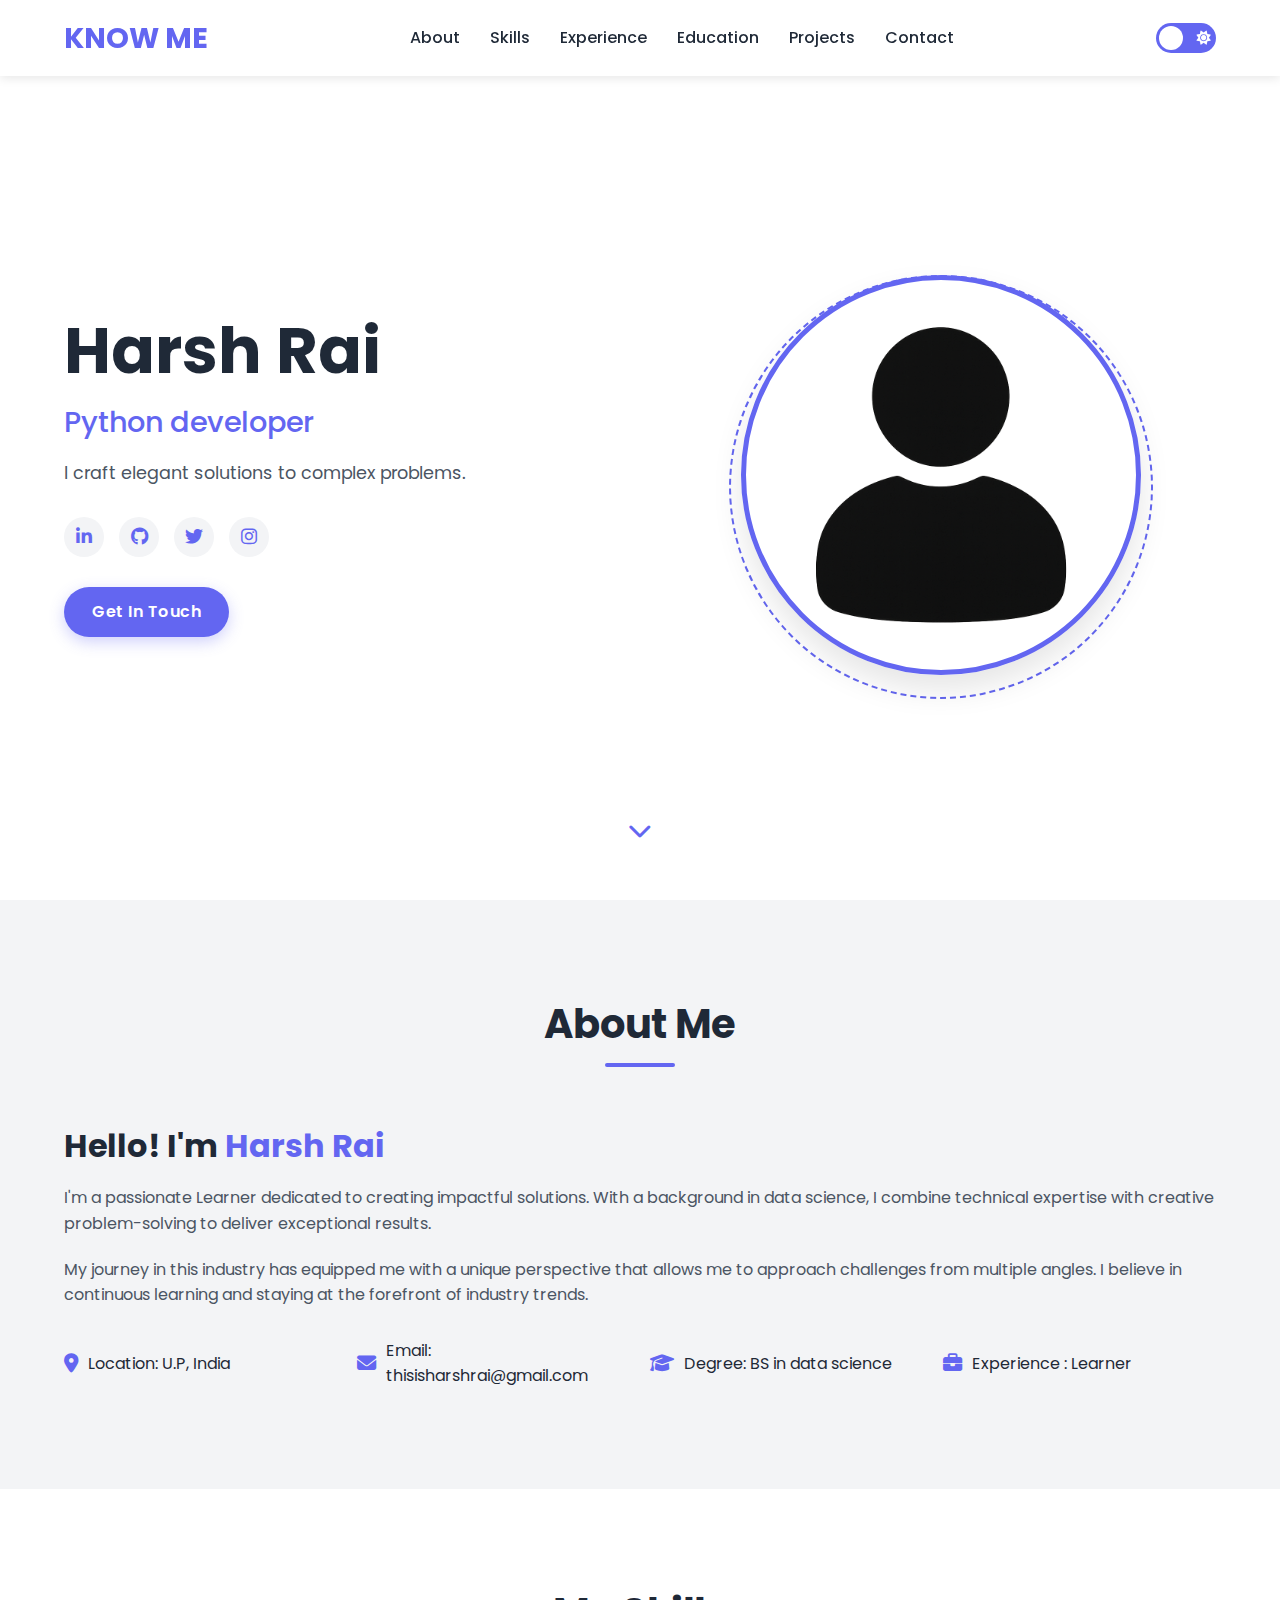
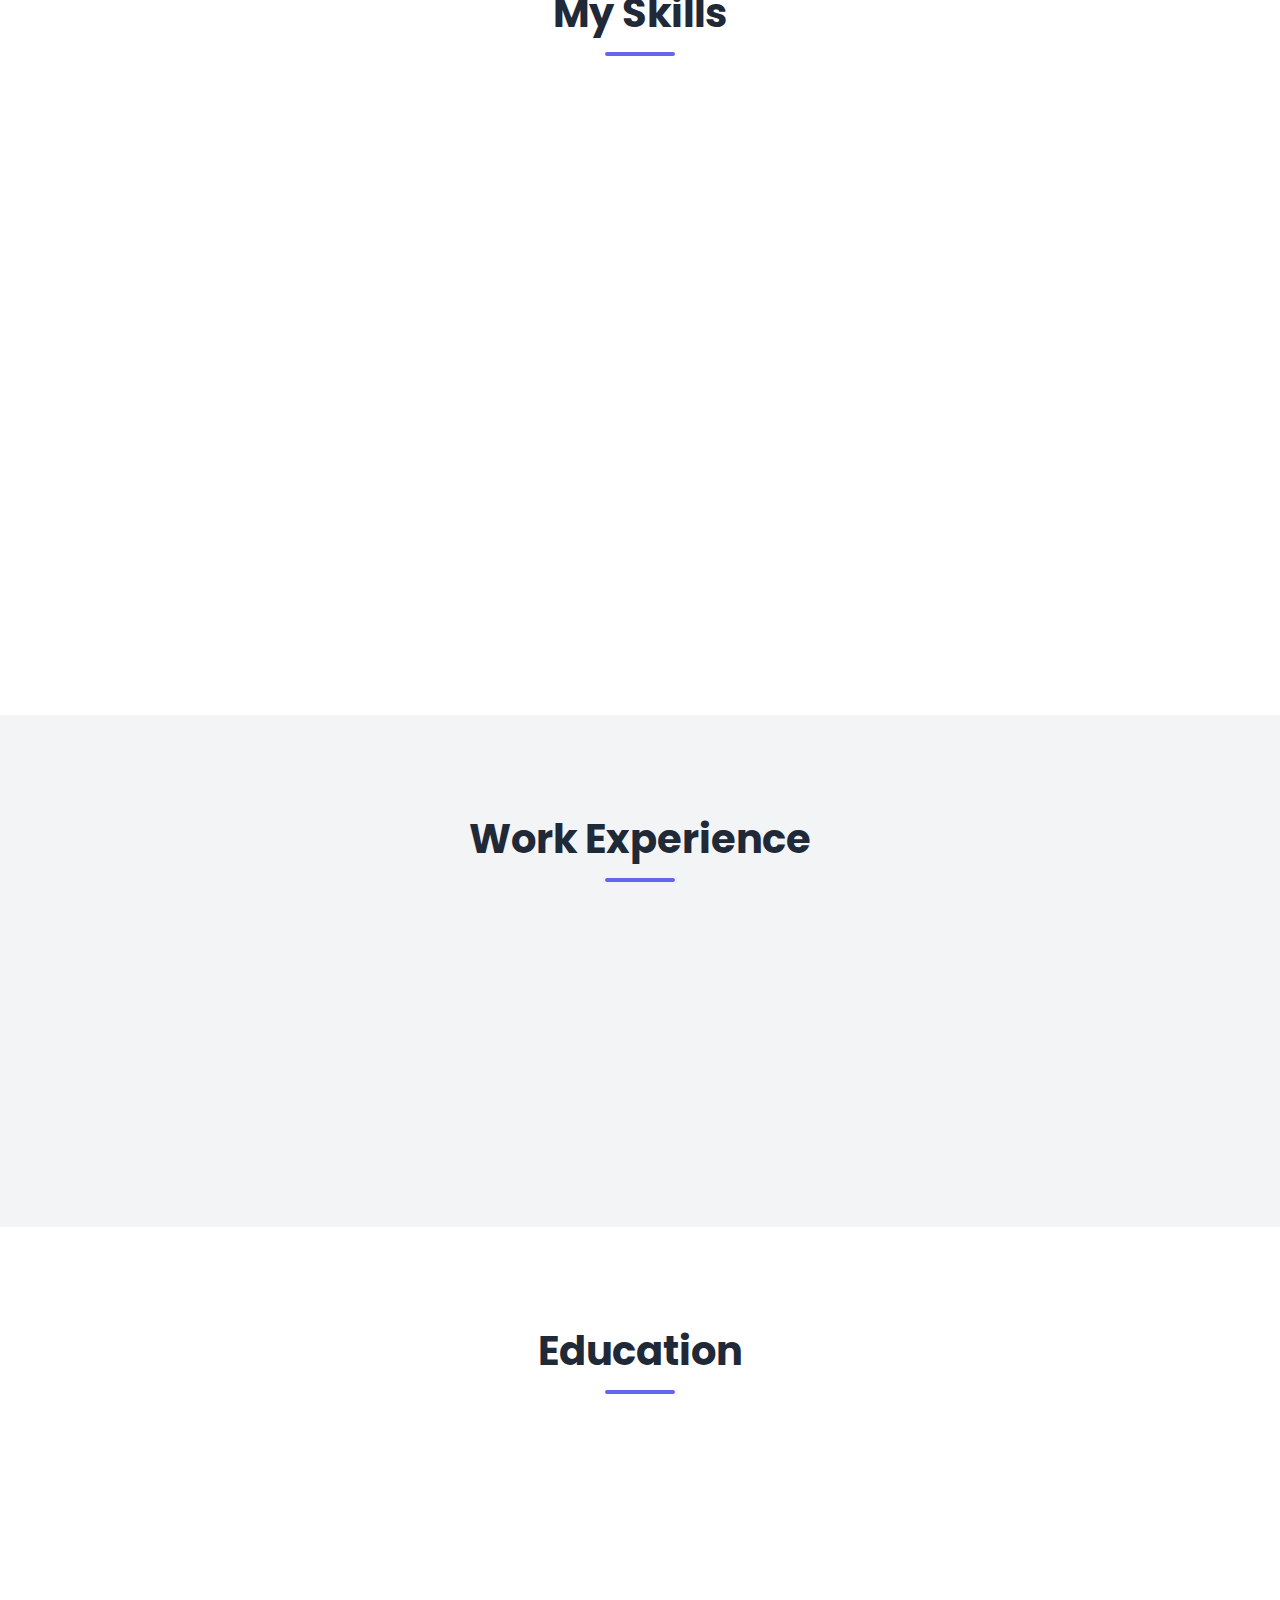
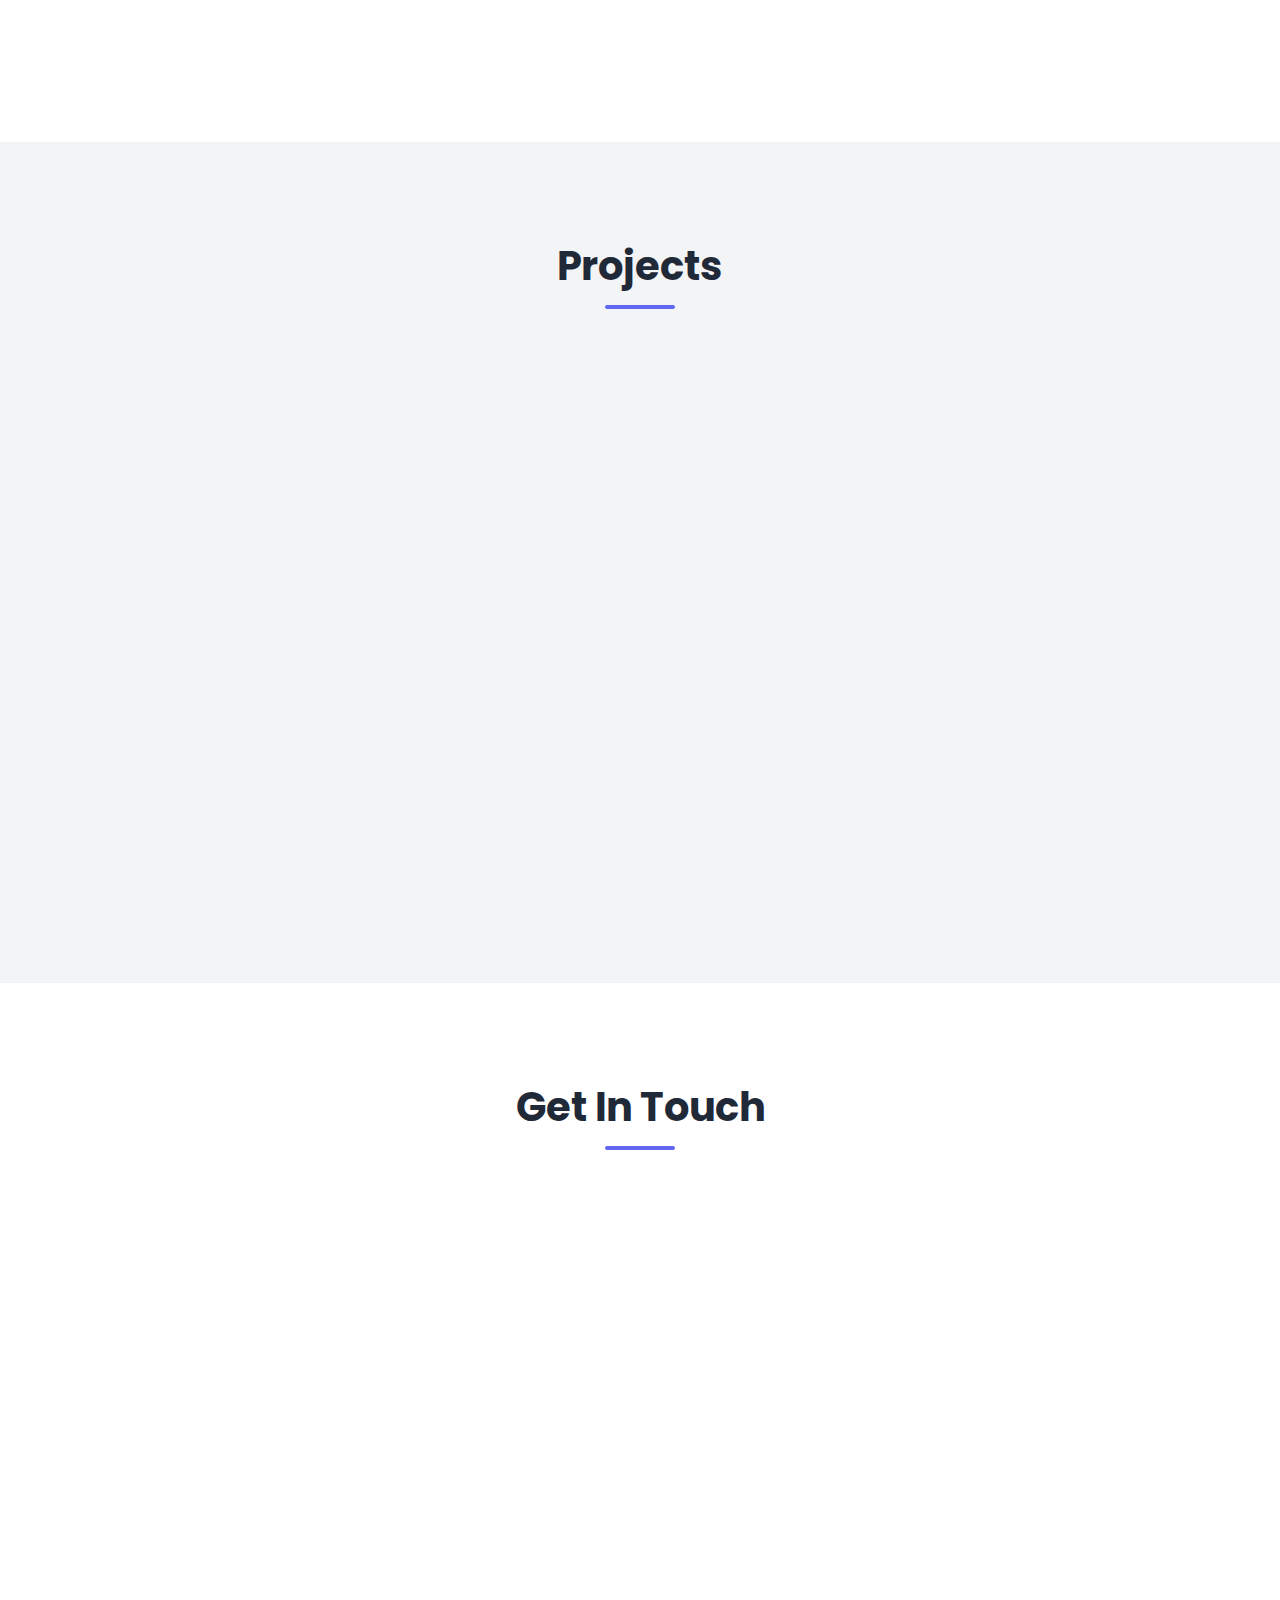
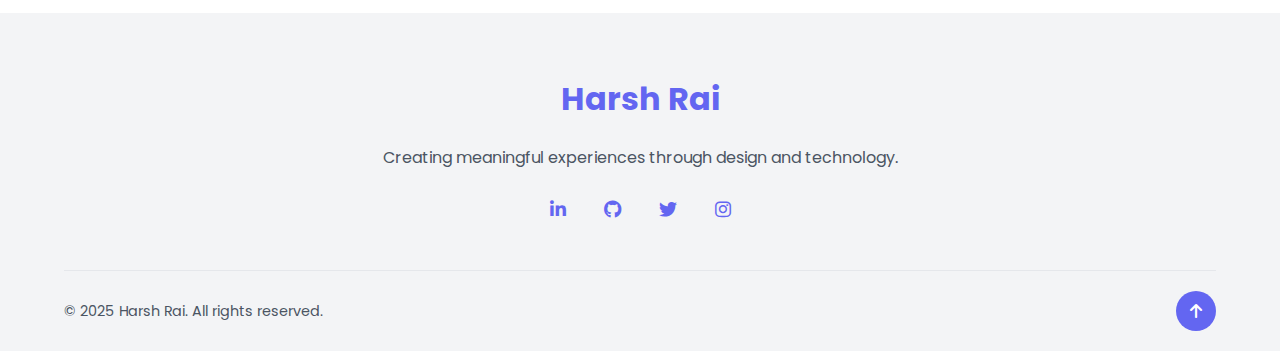
<file: resume/index.html>
<!DOCTYPE html>
<html lang="en">

<head>
    <meta charset="UTF-8">
    <meta name="viewport" content="width=device-width, initial-scale=1.0">
    <title>Harsh Rai</title>
    <link rel="stylesheet" href="assets/css/style.css">
    <link rel="shortcut icon" href="assets/images/favicon.ico" type="image/x-icon">
    <link rel="stylesheet" href="https://cdnjs.cloudflare.com/ajax/libs/font-awesome/6.1.1/css/all.min.css">
    <link href="https://fonts.googleapis.com/css2?family=Poppins:wght@300;400;500;600;700&display=swap"
        rel="stylesheet">
</head>

<body class="light-mode">
    <header class="header">
        <div class="container">
            <div class="logo">
                <a href="#hero">KNOW ME</a>
            </div>
            <nav class="nav">
                <ul class="nav-list">
                    <li><a href="#about" class="nav-link">About</a></li>
                    <li><a href="#skills" class="nav-link">Skills</a></li>
                    <li><a href="#experience" class="nav-link">Experience</a></li>
                    <li><a href="#education" class="nav-link">Education</a></li>
                    <li><a href="#projects" class="nav-link">Projects</a></li>
                    <li><a href="#contact" class="nav-link">Contact</a></li>
                </ul>
            </nav>
            <div class="theme-toggle">
                <i class="fas fa-moon"></i>
                <i class="fas fa-sun"></i>
                <div class="toggle-ball"></div>
            </div>
            <div class="hamburger">
                <span></span>
                <span></span>
                <span></span>
            </div>
        </div>
    </header>

    <main>
        <section id="hero" class="hero section">
            <div class="container">
                <div class="hero-content fade-in">
                    <div class="hero-text">
                        <h1>Harsh Rai</h1>
                        <h2>Python developer</h2>
                        <p>I craft elegant solutions to complex problems.</p>
                        <div class="hero-social">
                            <a href="#" class="social-icon" aria-label="LinkedIn"><i class="fab fa-linkedin-in"></i></a>
                            <a href="https://github.com/thisisharshrai" class="social-icon" aria-label="GitHub"><i class="fab fa-github"></i></a>
                            <a href="#" class="social-icon" aria-label="Twitter"><i class="fab fa-twitter"></i></a>
                            <a href="#" class="social-icon" aria-label="Instagram"><i class="fab fa-instagram"></i></a>
                        </div>
                        <div class="hero-cta">
                            <a href="#contact" class="btn primary-btn">Get In Touch</a>
                            <!-- <a href="assets/documents/resume.pdf" class="btn secondary-btn" download>Download CV</a> -->
                        </div>
                    </div>
                    <div class="hero-image">
                        <img src="assets\images\generated-image.png" alt="Your Name" class="profile-photo">
                    </div>
                </div>
            </div>
            <div class="scroll-down">
                <a href="#about" aria-label="Scroll Down"><i class="fas fa-chevron-down"></i></a>
            </div>
        </section>

        <section id="about" class="about section">
            <div class="container">
                <div class="section-header">
                    <h2>About Me</h2>
                    <div class="section-line"></div>
                </div>
                <div class="about-content ">
                    <!-- <div class="about-image">
                        <img src="assets\images\about-photo.jpg" alt="About Me">
                    </div> -->
                    <div class="about-text">
                        <h3>Hello! I'm <span class="highlight">Harsh Rai</span></h3>
                        <p>I'm a passionate Learner dedicated to creating impactful solutions. With a background in data
                            science, I combine technical expertise with creative problem-solving to deliver exceptional
                            results.</p>
                        <p>My journey in this industry has equipped me with a unique perspective that allows me to
                            approach challenges from multiple angles. I believe in continuous learning and staying at
                            the forefront of industry trends.</p>
                        <div class="about-details">
                            <div class="about-detail">
                                <i class="fas fa-map-marker-alt"></i>
                                <span>Location: U.P, India</span>
                            </div>
                            <div class="about-detail">
                                <i class="fas fa-envelope"></i>
                                <span>Email: thisisharshrai@gmail.com</span>
                            </div>
                            <div class="about-detail">
                                <i class="fas fa-graduation-cap"></i>
                                <span>Degree: BS in data science</span>
                            </div>
                            <div class="about-detail">
                                <i class="fas fa-briefcase"></i>
                                <span>Experience : Learner</span>
                            </div>
                        </div>
                    </div>
                </div>
            </div>
        </section>

        <section id="skills" class="skills section">
            <div class="container">
                <div class="section-header">
                    <h2>My Skills</h2>
                    <div class="section-line"></div>
                </div>
                <div class="skills-content fade-in">
                    <div class="skills-category">
                        <h3>Technical Skills</h3>
                        <div class="skills-grid">
                            <div class="skill-item">
                                <div class="skill-info">
                                    <span class="skill-name">Python</span>
                                    <span class="skill-percentage">90%</span>
                                </div>
                                <div class="skill-bar">
                                    <div class="skill-progress" style="width: 90%"></div>
                                </div>
                            </div>
                            <div class="skill-item">
                                <div class="skill-info">
                                    <span class="skill-name">HTML</span>
                                    <span class="skill-percentage">85%</span>
                                </div>
                                <div class="skill-bar">
                                    <div class="skill-progress" style="width: 85%"></div>
                                </div>
                            </div>
                            <div class="skill-item">
                                <div class="skill-info">
                                    <span class="skill-name">Flask framework</span>
                                    <span class="skill-percentage">80%</span>
                                </div>
                                <div class="skill-bar">
                                    <div class="skill-progress" style="width: 80%"></div>
                                </div>
                            </div>
                            <div class="skill-item">
                                <div class="skill-info">
                                    <span class="skill-name">CSS</span>
                                    <span class="skill-percentage">50%</span>
                                </div>
                                <div class="skill-bar">
                                    <div class="skill-progress" style="width: 50%"></div>
                                </div>
                            </div>
                            <div class="skill-item">
                                <div class="skill-info">
                                    <span class="skill-name">AI tools</span>
                                    <span class="skill-percentage">100%</span>
                                </div>
                                <div class="skill-bar">
                                    <div class="skill-progress" style="width: 100%"></div>
                                </div>
                            </div>
                        </div>
                    </div>
                    <div class="skills-category">
                        <h3>Soft Skills</h3>
                        <div class="soft-skills-grid">
                            <div class="soft-skill-item">
                                <div class="soft-skill-icon">
                                    <i class="fas fa-users"></i>
                                </div>
                                <h4>Team Leadership</h4>
                            </div>
                            <div class="soft-skill-item">
                                <div class="soft-skill-icon">
                                    <i class="fas fa-comments"></i>
                                </div>
                                <h4>Communication</h4>
                            </div>
                            <div class="soft-skill-item">
                                <div class="soft-skill-icon">
                                    <i class="fas fa-tasks"></i>
                                </div>
                                <h4>Project Management</h4>
                            </div>
                            <div class="soft-skill-item">
                                <div class="soft-skill-icon">
                                    <i class="fas fa-lightbulb"></i>
                                </div>
                                <h4>Problem Solving</h4>
                            </div>
                        </div>
                    </div>
                </div>
            </div>
        </section>

        <section id="experience" class="experience section">
            <div class="container">
                <div class="section-header">
                    <h2>Work Experience</h2>
                    <div class="section-line"></div>
                </div>
                <div class="timeline fade-in">
                    <div class="timeline-item">
                        <div class="timeline-dot"></div>
                        <div class="timeline-date">2023 - Present</div>
                        <div class="timeline-content">
                            <h3>Freelancer</h3>
                            <div class="timeline-tags">
                                <span>Leadership</span>
                                <span>Innovation</span>
                                <span>Strategy</span>
                            </div>
                        </div>
                    </div>
                    <!-- <div class="timeline-item">
                        <div class="timeline-dot"></div>
                        <div class="timeline-date">2020 - 2023</div>
                        <div class="timeline-content">
                            <h3>Mid-level Position</h3>
                            <h4>Company Name</h4>
                            <p>Collaborated with cross-functional teams to deliver high-quality projects. Implemented new methodologies that improved efficiency by 30%. Recognized for outstanding performance with two annual awards.</p>
                            <div class="timeline-tags">
                                <span>Collaboration</span>
                                <span>Efficiency</span>
                                <span>Quality</span>
                            </div>
                        </div>
                    </div>
                    <div class="timeline-item">
                        <div class="timeline-dot"></div>
                        <div class="timeline-date">2018 - 2020</div>
                        <div class="timeline-content">
                            <h3>Entry-level Position</h3>
                            <h4>Company Name</h4>
                            <p>Assisted senior team members with various projects. Learned industry-standard practices and developed core competencies. Contributed to successful delivery of multiple key initiatives.</p>
                            <div class="timeline-tags">
                                <span>Learning</span>
                                <span>Development</span>
                                <span>Support</span>
                            </div>
                        </div>
                    </div>
                </div>
            </div> -->
        </section>

        <section id="education" class="education section">
            <div class="container">
                <div class="section-header">
                    <h2>Education</h2>
                    <div class="section-line"></div>
                </div>
                <div class="education-content fade-in">
                    <div class="education-item">
                        <div class="education-icon">
                            <i class="fas fa-graduation-cap"></i>
                        </div>
                        <div class="education-details">
                            <h3>BS in data science</h3>
                            <h4>Indian Institute of Technology Madras</h4>
                            <p class="education-date">2023 - Present</p>
                            <p>Currently pursuing my graduation in data science. </p>
                        </div>
                    </div>
                    <!-- <div class="education-item">
                        <div class="education-icon">
                            <i class="fas fa-graduation-cap"></i>
                        </div>
                        <div class="education-details">
                            <h3>Bachelor's Degree</h3>
                            <h4>University Name</h4>
                            <p class="education-date">2014 - 2018</p>
                            <p>Dean's List recipient for academic excellence. Active participant in student organizations and research initiatives.</p>
                        </div>
                    </div>
                    <div class="education-item">
                        <div class="education-icon">
                            <i class="fas fa-certificate"></i>
                        </div>
                        <div class="education-details">
                            <h3>Professional Certification</h3>
                            <h4>Certifying Organization</h4>
                            <p class="education-date">2021</p>
                            <p>Advanced certification in specialized area. Completed rigorous training program with practical applications.</p>
                        </div>
                    </div> -->
                </div>
            </div>
        </section>

        <section id="projects" class="projects section">
            <div class="container">
                <div class="section-header">
                    <h2>Projects</h2>
                    <div class="section-line"></div>
                </div>
                <div class="projects-filter fade-in">
                    <button class="filter-btn active" data-filter="all">All</button>
                    <button class="filter-btn" data-filter="category1">Category 1</button>
                    <button class="filter-btn" data-filter="category2">Category 2</button>
                    <button class="filter-btn" data-filter="category3">Category 3</button>
                </div>
                <div class="projects-grid fade-in">
                    <!--<div class="project-card" data-category="category1">
                        <div class="project-img">
                            <img src="assets/images/project1.jpg" alt="Project 1">
                            <div class="project-overlay">
                                <div class="project-links">
                                    <a href="#" class="project-link" aria-label="View Project"><i class="fas fa-eye"></i></a>
                                    <a href="#" class="project-link" aria-label="View Code"><i class="fas fa-code"></i></a>
                                </div>
                            </div>
                        </div> -->
                    <!-- <div class="project-info">
                            <h3>Project One</h3>
                            <p>A brief description of the project and its impact. Highlights key technologies and achievements.</p>
                            <div class="project-tech">
                                <span>Tech 1</span>
                                <span>Tech 2</span>
                                <span>Tech 3</span>
                            </div>
                        </div>
                    </div>
                    <div class="project-card" data-category="category2">
                        <div class="project-img">
                            <img src="assets/images/project2.jpg" alt="Project 2">
                            <div class="project-overlay">
                                <div class="project-links">
                                    <a href="#" class="project-link" aria-label="View Project"><i class="fas fa-eye"></i></a>
                                    <a href="#" class="project-link" aria-label="View Code"><i class="fas fa-code"></i></a>
                                </div>
                            </div>
                        </div>
                        <div class="project-info">
                            <h3>Project Two</h3>
                            <p>A brief description of the project and its impact. Highlights key technologies and achievements.</p>
                            <div class="project-tech">
                                <span>Tech 1</span>
                                <span>Tech 2</span>
                                <span>Tech 3</span>
                            </div>
                        </div> 
                    </div>-->
                    <div class="project-card" data-category="category1">
                        <div class="project-img">
                            <img src="assets\images\generated-image (1).png" alt="Project 3">
                            <div class="project-overlay">
                                <div class="project-links">
                                    <a href="#" class="project-link" aria-label="View Project"><i
                                            class="fas fa-eye"></i></a>
                                    <a href="#" class="project-link" aria-label="View Code"><i
                                            class="fas fa-code"></i></a>
                                </div>
                            </div>
                        </div>
                        <div class="project-info">
                            <h3>Mock test platform</h3>
                            <p>In app student and teacher both can use it to practice and create new mock respectively.
                            </p>
                            <div class="project-tech">
                                <span>Python </span>
                                <span>flask</span>
                                <span>HTML</span>
                                <span>Bootstrap and CSS</span>
                            </div>
                        </div>
                    </div>
                    <!-- <div class="project-card" data-category="category1">
                        <div class="project-img">
                            <img src="assets/images/project4.jpg" alt="Project 4">
                            <div class="project-overlay">
                                <div class="project-links">
                                    <a href="#" class="project-link" aria-label="View Project"><i class="fas fa-eye"></i></a>
                                    <a href="#" class="project-link" aria-label="View Code"><i class="fas fa-code"></i></a>
                                </div>
                            </div>
                        </div>
                        <div class="project-info">
                            <h3>Project Four</h3>
                            <p>A brief description of the project and its impact. Highlights key technologies and achievements.</p>
                            <div class="project-tech">
                                <span>Tech 1</span>
                                <span>Tech 2</span>
                                <span>Tech 3</span>
                            </div>
                        </div>
                    </div> -->
                </div>
            </div>
        </section>

        <section id="contact" class="contact section">
            <div class="container">
                <div class="section-header">
                    <h2>Get In Touch</h2>
                    <div class="section-line"></div>
                </div>
                <div class="contact-content fade-in">
                    <div class="contact-info">
                        <h3>Let's Connect</h3>
                        <p>Feel free to reach out for opportunities, collaborations, or just to say hello!</p>
                        <div class="contact-details">
                            <div class="contact-item">
                                <div class="contact-icon">
                                    <i class="fas fa-map-marker-alt"></i>
                                </div>
                                <div class="contact-text">
                                    <h4>Location</h4>
                                    <p>U.P, India</p>
                                </div>
                            </div>
                            <div class="contact-item">
                                <div class="contact-icon">
                                    <i class="fas fa-envelope"></i>
                                </div>
                                <div class="contact-text">
                                    <h4>Email</h4>
                                    <p>thisisharshrai@gmail.com</p>
                                </div>
                            </div>
                        </div>
                        <div class="contact-social">
                            <a href="#" class="social-icon" aria-label="LinkedIn"><i class="fab fa-linkedin-in"></i></a>
                            <a href="https://github.com/thisisharshrai" class="social-icon" aria-label="GitHub"><i class="fab fa-github"></i></a>
                            <a href="#" class="social-icon" aria-label="Twitter"><i class="fab fa-twitter"></i></a>
                            <a href="#" class="social-icon" aria-label="Instagram"><i class="fab fa-instagram"></i></a>
                        </div>
                    </div>
                    <!-- <div class="contact-form">
                        <h3>Send a Message</h3>
                        <form id="contactForm">
                            <div class="form-group">
                                <input type="text" id="name" name="name" placeholder="Your Name" required>
                            </div>
                            <div class="form-group">
                                <input type="email" id="email" name="email" placeholder="Your Email" required>
                            </div>
                            <div class="form-group">
                                <input type="text" id="subject" name="subject" placeholder="Subject" required>
                            </div>
                            <div class="form-group">
                                <textarea id="message" name="message" placeholder="Your Message" rows="5"
                                    required></textarea>
                            </div> -->
                            <!-- <button type="submit" class="btn primary-btn">Send Message</button> -->
                        <!-- </form> -->
                    </div>
                </div>
            </div>
        </section>
    </main>

    <footer class="footer">
        <div class="container">
            <div class="footer-content">
                <div class="footer-logo">
                    <a href="#hero">Harsh Rai</a>
                </div>
                <p>Creating meaningful experiences through design and technology.</p>
                <div class="footer-social">
                    <a href="#" class="social-icon" aria-label="LinkedIn"><i class="fab fa-linkedin-in"></i></a>
                    <a href="https://github.com/thisisharshrai" class="social-icon" aria-label="GitHub"><i class="fab fa-github"></i></a>
                    <a href="#" class="social-icon" aria-label="Twitter"><i class="fab fa-twitter"></i></a>
                    <a href="#" class="social-icon" aria-label="Instagram"><i class="fab fa-instagram"></i></a>
                </div>
            </div>
            <div class="footer-bottom">
                <p>&copy; 2025 Harsh Rai. All rights reserved.</p>
                <a href="#hero" class="scroll-top" aria-label="Scroll to Top">
                    <i class="fas fa-arrow-up"></i>
                </a>
            </div>
        </div>
    </footer>
    

    <script src="assets/js/main.js"></script>
</body>

</html>
</file>
<file: resume/assets/css/style.css>
/* ===== VARIABLES ===== */
:root {
    /* Light Mode Colors */
    --primary-color: #6366f1;
    --primary-color-light: #818cf8;
    --secondary-color: #10b981;
    --bg-color: #ffffff;
    --bg-color-alt: #f3f4f6;
    --text-color: #1f2937;
    --text-color-light: #4b5563;
    --border-color: #e5e7eb;
    --shadow-color: rgba(0, 0, 0, 0.1);
    
    /* Common Variables */
    --transition: all 0.3s ease;
    --border-radius: 12px;
    --section-padding: 100px 0;
}

/* Dark Mode Colors */
.dark-mode {
    --primary-color: #818cf8;
    --primary-color-light: #a5b4fc;
    --secondary-color: #34d399;
    --bg-color: #111827;
    --bg-color-alt: #1f2937;
    --text-color: #f9fafb;
    --text-color-light: #d1d5db;
    --border-color: #374151;
    --shadow-color: rgba(0, 0, 0, 0.3);
}

/* ===== RESET & BASE STYLES ===== */
* {
    margin: 0;
    padding: 0;
    box-sizing: border-box;
}

html {
    scroll-behavior: smooth;
    scroll-padding-top: 80px;
}

body {
    font-family: 'Poppins', sans-serif;
    line-height: 1.6;
    color: var(--text-color);
    background-color: var(--bg-color);
    transition: background-color 0.5s ease, color 0.5s ease;
}

a {
    text-decoration: none;
    color: inherit;
    transition: var(--transition);
}

ul {
    list-style: none;
}

h1, h2, h3, h4, h5, h6 {
    line-height: 1.2;
}

img {
    max-width: 100%;
    height: auto;
    display: block;
}

button, input, textarea {
    font-family: inherit;
}

.container {
    width: 90%;
    max-width: 1200px;
    margin: 0 auto;
}

.section {
    padding: var(--section-padding);
}

.section-header {
    text-align: center;
    margin-bottom: 60px;
}

.section-header h2 {
    font-size: 2.5rem;
    font-weight: 700;
    color: var(--text-color);
    margin-bottom: 15px;
    position: relative;
    display: inline-block;
}

.section-line {
    width: 70px;
    height: 4px;
    background: var(--primary-color);
    margin: 0 auto;
    border-radius: 2px;
}

.highlight {
    color: var(--primary-color);
}

.btn {
    display: inline-block;
    padding: 12px 28px;
    border-radius: 30px;
    font-weight: 600;
    letter-spacing: 0.5px;
    text-align: center;
    transition: var(--transition);
    cursor: pointer;
    border: none;
    outline: none;
}

.primary-btn {
    background: var(--primary-color);
    color: white;
    box-shadow: 0 5px 15px rgba(99, 102, 241, 0.3);
}

.primary-btn:hover {
    background: var(--primary-color-light);
    transform: translateY(-3px);
    box-shadow: 0 8px 20px rgba(99, 102, 241, 0.4);
}

.secondary-btn {
    background: transparent;
    color: var(--text-color);
    border: 2px solid var(--primary-color);
}

.secondary-btn:hover {
    background: var(--primary-color);
    color: white;
    transform: translateY(-3px);
    box-shadow: 0 5px 15px rgba(99, 102, 241, 0.3);
}

/* ===== FADE IN ANIMATION ===== */
.fade-in {
    opacity: 0;
    transform: translateY(20px);
    transition: opacity 0.8s ease, transform 0.8s ease;
}

.fade-in.appear {
    opacity: 1;
    transform: translateY(0);
}

/* ===== HEADER ===== */
.header {
    position: fixed;
    top: 0;
    left: 0;
    width: 100%;
    background-color: var(--bg-color);
    z-index: 1000;
    padding: 15px 0;
    box-shadow: 0 2px 10px var(--shadow-color);
    transition: var(--transition);
}

.header .container {
    display: flex;
    justify-content: space-between;
    align-items: center;
}

.logo a {
    font-size: 1.8rem;
    font-weight: 700;
    color: var(--primary-color);
}

.nav-list {
    display: flex;
    gap: 30px;
}

.nav-link {
    font-weight: 500;
    font-size: 1rem;
    position: relative;
    color: var(--text-color);
}

.nav-link::after {
    content: '';
    position: absolute;
    bottom: -5px;
    left: 0;
    width: 0;
    height: 2px;
    background-color: var(--primary-color);
    transition: var(--transition);
}

.nav-link:hover::after,
.nav-link.active::after {
    width: 100%;
}

.theme-toggle {
    position: relative;
    width: 60px;
    height: 30px;
    border-radius: 15px;
    background: var(--primary-color);
    cursor: pointer;
    display: flex;
    align-items: center;
    justify-content: space-between;
    padding: 0 5px;
}

.theme-toggle i {
    color: white;
    font-size: 14px;
    z-index: 1;
}

.toggle-ball {
    position: absolute;
    width: 24px;
    height: 24px;
    border-radius: 50%;
    background: white;
    left: 3px;
    transition: var(--transition);
}

.dark-mode .toggle-ball {
    left: 33px;
}

.hamburger {
    display: none;
    cursor: pointer;
}

.hamburger span {
    display: block;
    width: 25px;
    height: 3px;
    background-color: var(--text-color);
    margin: 5px 0;
    border-radius: 3px;
    transition: var(--transition);
}

/* ===== HERO SECTION ===== */
.hero {
    padding-top: 150px;
    min-height: 100vh;
    display: flex;
    align-items: center;
    position: relative;
    background: var(--bg-color);
}

.hero-content {
    display: flex;
    align-items: center;
    justify-content: space-between;
    gap: 50px;
}

.hero-text {
    flex: 1;
}

.hero-text h1 {
    font-size: 4rem;
    font-weight: 700;
    margin-bottom: 15px;
    color: var(--text-color);
}

.hero-text h2 {
    font-size: 1.8rem;
    font-weight: 500;
    margin-bottom: 20px;
    color: var(--primary-color);
}

.hero-text p {
    font-size: 1.1rem;
    color: var(--text-color-light);
    margin-bottom: 30px;
}

.hero-social {
    display: flex;
    gap: 15px;
    margin-bottom: 30px;
}

.social-icon {
    width: 40px;
    height: 40px;
    border-radius: 50%;
    background-color: var(--bg-color-alt);
   display: flex;
   align-items: center;
   justify-content: center;
   transition: var(--transition);
}

.social-icon i {
   font-size: 18px;
   color: var(--primary-color);
}

.social-icon:hover {
   background-color: var(--primary-color);
   transform: translateY(-5px);
}

.social-icon:hover i {
   color: white;
}

.hero-cta {
   display: flex;
   gap: 20px;
}

.hero-image {
   flex: 1;
   display: flex;
   justify-content: center;
   position: relative;
}

.profile-photo {
    width: 400px; /* Increase the width */
    height: 400px; /* Increase the height */
    border-radius: 90%; /* Ensure it's a perfect circle */
    object-fit: cover;
    object-position: center 20%; /* Adjust the position to center the face */
    border: 5px solid var(--primary-color);
    position: relative;
    z-index: 1;
    box-shadow: 0 15px 30px var(--shadow-color);
}

.hero-image::before {
    content: '';
    position: absolute;
    width: 420px; /* Match the size of the photo with some padding */
    height: 420px; /* Match the size of the photo with some padding */
    border-radius: 50%;
    border: 2px dashed var(--primary-color);
    animation: spin 15s linear infinite;
}

@keyframes spin {
   100% {
       transform: rotate(360deg);
   }
}

.scroll-down {
   position: absolute;
   bottom: 50px;
   left: 50%;
   transform: translateX(-50%);
   animation: bounce 2s infinite;
}

.scroll-down a {
   color: var(--primary-color);
   font-size: 1.5rem;
}

@keyframes bounce {
   0%, 20%, 50%, 80%, 100% {
       transform: translateY(0) translateX(-50%);
   }
   40% {
       transform: translateY(-20px) translateX(-50%);
   }
   60% {
       transform: translateY(-10px) translateX(-50%);
   }
}

/* ===== ABOUT SECTION ===== */
.about {
   background-color: var(--bg-color-alt);
}

.about-content {
   display: flex;
   gap: 50px;
   align-items: center;
}

.about-image {
   flex: 1;
}
.about-image img {
    width: 80%; /* Adjust the width to make it smaller */
    max-width: 300px; /* Set a maximum width */
    border-radius: var(--border-radius);
    box-shadow: 0 10px 30px var(--shadow-color);
    margin: 0 auto; /* Center the image if needed */
    display: block; /* Ensure the image is treated as a block element */
}

.about-text {
   flex: 1;
}

.about-text h3 {
   font-size: 2rem;
   margin-bottom: 20px;
   color: var(--text-color);
}

.about-text p {
   color: var(--text-color-light);
   margin-bottom: 20px;
}

.about-details {
   margin-top: 30px;
   display: grid;
   grid-template-columns: repeat(auto-fit, minmax(200px, 1fr));
   gap: 20px;
}

.about-detail {
   display: flex;
   align-items: center;
   gap: 10px;
}

.about-detail i {
   color: var(--primary-color);
   font-size: 1.2rem;
}

/* ===== SKILLS SECTION ===== */
.skills {
   background-color: var(--bg-color);
}

.skills-content {
   display: flex;
   flex-direction: column;
   gap: 50px;
}

.skills-category h3 {
   font-size: 1.8rem;
   margin-bottom: 30px;
   color: var(--text-color);
   text-align: center;
}

.skills-grid {
   display: grid;
   grid-template-columns: repeat(auto-fit, minmax(300px, 1fr));
   gap: 30px;
}

.skill-item {
   margin-bottom: 20px;
}

.skill-info {
   display: flex;
   justify-content: space-between;
   margin-bottom: 8px;
}

.skill-name {
   font-weight: 500;
   color: var(--text-color);
}

.skill-percentage {
   color: var(--primary-color);
   font-weight: 600;
}

.skill-bar {
   height: 10px;
   background-color: var(--bg-color-alt);
   border-radius: 5px;
   overflow: hidden;
}

.skill-progress {
   height: 100%;
   background-color: var(--primary-color);
   border-radius: 5px;
   transition: width 1s ease;
}

.soft-skills-grid {
   display: grid;
   grid-template-columns: repeat(auto-fit, minmax(200px, 1fr));
   gap: 30px;
}

.soft-skill-item {
   text-align: center;
   padding: 30px 20px;
   background-color: var(--bg-color-alt);
   border-radius: var(--border-radius);
   box-shadow: 0 5px 15px var(--shadow-color);
   transition: var(--transition);
}

.soft-skill-item:hover {
   transform: translateY(-10px);
   box-shadow: 0 15px 30px var(--shadow-color);
}

.soft-skill-icon {
   width: 60px;
   height: 60px;
   background-color: var(--primary-color);
   color: white;
   border-radius: 50%;
   display: flex;
   align-items: center;
   justify-content: center;
   margin: 0 auto 20px;
}

.soft-skill-icon i {
   font-size: 1.5rem;
}

.soft-skill-item h4 {
   font-size: 1.2rem;
   color: var(--text-color);
}

/* ===== EXPERIENCE SECTION ===== */
.experience {
   background-color: var(--bg-color-alt);
}

.timeline {
   position: relative;
   max-width: 800px;
   margin: 0 auto;
}

.timeline::before {
   content: '';
   position: absolute;
   width: 2px;
   height: 100%;
   background-color: var(--primary-color);
   left: 50%;
   transform: translateX(-50%);
}

.timeline-item {
   position: relative;
   margin-bottom: 60px;
   width: 100%;
}

.timeline-dot {
   position: absolute;
   width: 20px;
   height: 20px;
   background-color: var(--primary-color);
   border-radius: 50%;
   left: 50%;
   top: 0;
   transform: translateX(-50%);
   z-index: 1;
}

.timeline-date {
   position: absolute;
   top: 0;
   left: 0;
   width: 45%;
   font-weight: 600;
   color: var(--primary-color);
   text-align: right;
   padding-right: 30px;
}

.timeline-content {
   position: relative;
   width: 45%;
   margin-left: 55%;
   background-color: var(--bg-color);
   padding: 30px;
   border-radius: var(--border-radius);
   box-shadow: 0 5px 15px var(--shadow-color);
}

.timeline-content::before {
   content: '';
   position: absolute;
   top: 10px;
   left: -15px;
   width: 0;
   height: 0;
   border-top: 15px solid transparent;
   border-right: 15px solid var(--bg-color);
   border-bottom: 15px solid transparent;
}

.timeline-content h3 {
   font-size: 1.5rem;
   margin-bottom: 5px;
   color: var(--text-color);
}

.timeline-content h4 {
   font-size: 1.1rem;
   color: var(--primary-color);
   margin-bottom: 15px;
}

.timeline-content p {
   color: var(--text-color-light);
   margin-bottom: 15px;
}

.timeline-tags {
   display: flex;
   flex-wrap: wrap;
   gap: 10px;
}

.timeline-tags span {
   background-color: var(--primary-color-light);
   color: white;
   font-size: 0.8rem;
   padding: 5px 10px;
   border-radius: 15px;
}

/* ===== EDUCATION SECTION ===== */
.education {
   background-color: var(--bg-color);
}

.education-content {
   display: flex;
   flex-direction: column;
   gap: 40px;
   max-width: 800px;
   margin: 0 auto;
}

.education-item {
   display: flex;
   align-items: flex-start;
   gap: 30px;
   padding: 30px;
   background-color: var(--bg-color-alt);
   border-radius: var(--border-radius);
   box-shadow: 0 5px 15px var(--shadow-color);
   transition: var(--transition);
}

.education-item:hover {
   transform: translateY(-5px);
   box-shadow: 0 10px 25px var(--shadow-color);
}

.education-icon {
   background-color: var(--primary-color);
   width: 60px;
   height: 60px;
   border-radius: 50%;
   display: flex;
   align-items: center;
   justify-content: center;
   flex-shrink: 0;
}

.education-icon i {
   color: white;
   font-size: 1.5rem;
}

.education-details {
   flex: 1;
}

.education-details h3 {
   font-size: 1.5rem;
   margin-bottom: 5px;
   color: var(--text-color);
}

.education-details h4 {
   font-size: 1.1rem;
   color: var(--primary-color);
   margin-bottom: 10px;
}

.education-date {
   font-size: 0.9rem;
   color: var(--text-color-light);
   margin-bottom: 15px;
}

/* ===== PROJECTS SECTION ===== */
.projects {
   background-color: var(--bg-color-alt);
}

.projects-filter {
   display: flex;
   justify-content: center;
   flex-wrap: wrap;
   gap: 15px;
   margin-bottom: 40px;
}

.filter-btn {
   padding: 8px 20px;
   background-color: transparent;
   border: 2px solid var(--primary-color);
   border-radius: 20px;
   color: var(--text-color);
   font-weight: 500;
   cursor: pointer;
   transition: var(--transition);
}

.filter-btn:hover,
.filter-btn.active {
   background-color: var(--primary-color);
   color: white;
}

.projects-grid {
   display: grid;
   grid-template-columns: repeat(auto-fill, minmax(300px, 1fr));
   gap: 30px;
}

.project-card {
   background-color: var(--bg-color);
   border-radius: var(--border-radius);
   overflow: hidden;
   box-shadow: 0 5px 15px var(--shadow-color);
   transition: var(--transition);
}

.project-card:hover {
   transform: translateY(-10px);
   box-shadow: 0 15px 30px var(--shadow-color);
}

.project-img {
   position: relative;
   overflow: hidden;
   height: 200px;
}

.project-img img {
   width: 100%;
   height: 100%;
   object-fit: cover;
   transition: var(--transition);
}

.project-overlay {
   position: absolute;
   top: 0;
   left: 0;
   width: 100%;
   height: 100%;
   background-color: rgba(0, 0, 0, 0.7);
   display: flex;
   align-items: center;
   justify-content: center;
   opacity: 0;
   transition: var(--transition);
}

.project-links {
   display: flex;
   gap: 20px;
}

.project-link {
   width: 45px;
   height: 45px;
   background-color: var(--primary-color);
   color: white;
   border-radius: 50%;
   display: flex;
   align-items: center;
   justify-content: center;
   transform: translateY(20px);
   opacity: 0;
   transition: var(--transition);
}

.project-link i {
   font-size: 1rem;
}

.project-card:hover .project-overlay {
   opacity: 1;
}

.project-card:hover .project-link {
   transform: translateY(0);
   opacity: 1;
}

.project-card:hover .project-img img {
   transform: scale(1.1);
}

.project-info {
   padding: 20px;
}

.project-info h3 {
   font-size: 1.3rem;
   margin-bottom: 10px;
   color: var(--text-color);
}

.project-info p {
   color: var(--text-color-light);
   margin-bottom: 15px;
   font-size: 0.95rem;
}

.project-tech {
   display: flex;
   flex-wrap: wrap;
   gap: 10px;
}

.project-tech span {
   background-color: var(--bg-color-alt);
   color: var(--text-color);
   font-size: 0.8rem;
   padding: 5px 10px;
   border-radius: 15px;
}

/* ===== CONTACT SECTION ===== */
.contact {
   background-color: var(--bg-color);
}

.contact-content {
   display: grid;
   grid-template-columns: repeat(auto-fit, minmax(300px, 1fr));
   gap: 50px;
}

.contact-info h3,
.contact-form h3 {
   font-size: 1.8rem;
   margin-bottom: 20px;
   color: var(--text-color);
}

.contact-info p {
   color: var(--text-color-light);
   margin-bottom: 30px;
}

.contact-details {
   display: flex;
   flex-direction: column;
   gap: 20px;
   margin-bottom: 30px;
}

.contact-item {
   display: flex;
   align-items: center;
   gap: 20px;
}

.contact-icon {
   width: 50px;
   height: 50px;
   background-color: var(--primary-color-light);
   color: white;
   border-radius: 50%;
   display: flex;
   align-items: center;
   justify-content: center;
   flex-shrink: 0;
}

.contact-icon i {
   font-size: 1.2rem;
}

.contact-text h4 {
   font-size: 1.1rem;
   margin-bottom: 5px;
   color: var(--text-color);
}

.contact-text p {
   margin-bottom: 0;
}

.contact-social {
   display: flex;
   gap: 15px;
}

.form-group {
   margin-bottom: 20px;
}

.form-group input,
.form-group textarea {
   width: 100%;
   padding: 15px;
   background-color: var(--bg-color-alt);
   border: none;
   border-radius: var(--border-radius);
   color: var(--text-color);
   font-size: 1rem;
   outline: none;
   transition: var(--transition);
}

.form-group input:focus,
.form-group textarea:focus {
   box-shadow: 0 0 0 2px var(--primary-color);
}

/* ===== FOOTER ===== */
.footer {
   background-color: var(--bg-color-alt);
   padding: 60px 0 20px;
}

.footer-content {
   text-align: center;
   margin-bottom: 40px;
}

.footer-logo a {
   font-size: 2rem;
   font-weight: 700;
   color: var(--primary-color);
}

.footer-content p {
   color: var(--text-color-light);
   margin: 20px 0;
}

.footer-social {
   display: flex;
   justify-content: center;
   gap: 15px;
   margin-top: 20px;
}

.footer-bottom {
   padding-top: 20px;
   border-top: 1px solid var(--border-color);
   display: flex;
   justify-content: space-between;
   align-items: center;
}

.footer-bottom p {
   color: var(--text-color-light);
   font-size: 0.9rem;
}

.scroll-top {
   width: 40px;
   height: 40px;
   background-color: var(--primary-color);
   color: white;
   border-radius: 50%;
   display: flex;
   align-items: center;
   justify-content: center;
   transition: var(--transition);
}

.scroll-top:hover {
   background-color: var(--primary-color-light);
   transform: translateY(-5px);
}

/* ===== RESPONSIVE DESIGN ===== */
@media screen and (max-width: 1024px) {
   .hero-text h1 {
       font-size: 3rem;
   }
   
   .hero-text h2 {
       font-size: 1.5rem;
   }
   
   .profile-photo {
       width: 300px;
       height: 300px;
   }
   
   .hero-image::before {
       width: 320px;
       height: 320px;
   }
   
   .timeline::before {
       left: 30px;
   }
   
   .timeline-dot {
       left: 30px;
   }
   
   .timeline-date {
       width: 100%;
       position: relative;
       text-align: left;
       padding-left: 60px;
       padding-right: 0;
       margin-bottom: 10px;
   }
   
   .timeline-content {
       width: calc(100% - 60px);
       margin-left: 60px;
   }
   
   .timeline-content::before {
       display: none;
   }
}

@media screen and (max-width: 768px) {
   .header {
       padding: 10px 0;
   }
   
   .nav-list {
       position: fixed;
       top: 70px;
       left: -100%;
       width: 100%;
       height: calc(100vh - 70px);
       background-color: var(--bg-color);
       flex-direction: column;
       align-items: center;
       justify-content: center;
       gap: 40px;
       transition: var(--transition);
       box-shadow: 0 10px 20px var(--shadow-color);
   }
   
   .nav-list.active {
       left: 0;
   }
   
   .hamburger {
       display: block;
   }
   
   .hamburger.active span:nth-child(1) {
       transform: rotate(45deg) translate(5px, 6px);
   }
   
   .hamburger.active span:nth-child(2) {
       opacity: 0;
   }
   
   .hamburger.active span:nth-child(3) {
       transform: rotate(-45deg) translate(5px, -6px);
   }
   
   .hero-content {
       flex-direction: column-reverse;
       text-align: center;
   }
   
   .hero-social, .hero-cta {
       justify-content: center;
   }
   
   .about-content {
       flex-direction: column;
   }
   
   .projects-grid {
       grid-template-columns: repeat(auto-fit, minmax(250px, 1fr));
   }
}

@media screen and (max-width: 576px) {
   .section {
       padding: 60px 0;
   }
   
   .hero-text h1 {
       font-size: 2.5rem;
   }
   
   .section-header h2 {
       font-size: 2rem;
   }
   
   .profile-photo {
       width: 250px;
       height: 250px;
   }
   
   .hero-image::before {
       width: 270px;
       height: 270px;
   }
   
   .hero-cta {
       flex-direction: column;
   }
   
   .skills-grid, .soft-skills-grid {
       grid-template-columns: 1fr;
   }
   
   .education-item {
       flex-direction: column;
   }
   
   .education-icon {
       margin-bottom: 15px;
   }
   
   .projects-filter {
       flex-direction: column;
       align-items: center;
   }
   
   .contact-content {
       grid-template-columns: 1fr;
   }
}
</file>
